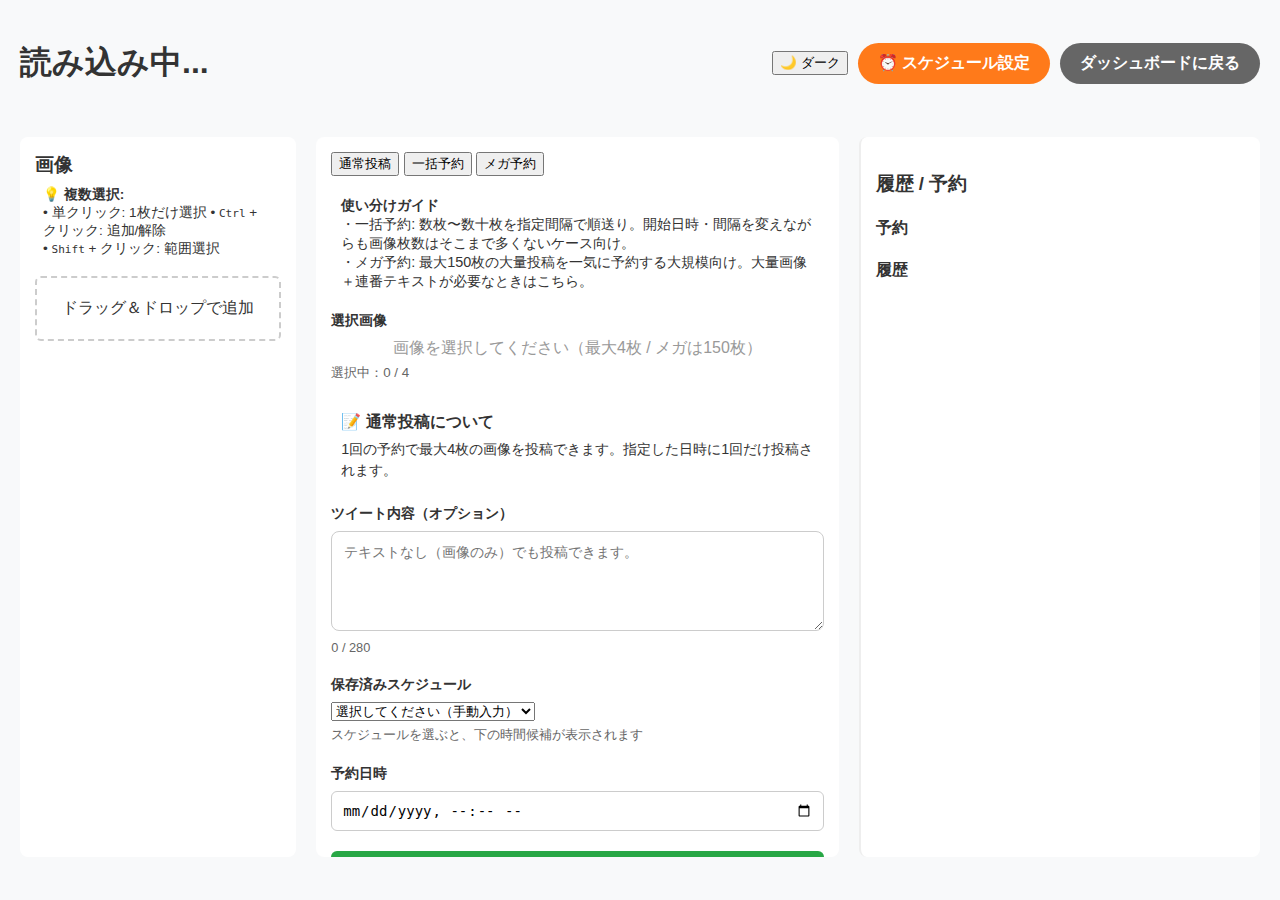
<file: static/account_detail.html>
<!DOCTYPE html>
<html lang="ja">
<head>
    <meta charset="UTF-8">
    <title>投稿管理 - X Manager</title>
    <link rel="stylesheet" href="style.css?v=12">
</head>
<body>
    <div class="container">
        <header>
            <h1 id="account-name">読み込み中...</h1>
            <div style="display:flex; gap:10px; align-items:center;">
                <button id="themeToggle" class="btn-ghost" type="button">🌙 ダーク</button>
                <a id="scheduleLink" href="#" class="btn-add" style="background:#ff7a1a;">⏰ スケジュール設定</a>
                <a href="index.html" class="btn-add" style="background:#666;">ダッシュボードに戻る</a>
            </div>
        </header>

        <div class="container-3col">
            <aside class="column images-col">
                <div style="display:flex; align-items:center; justify-content:space-between; gap:10px;">
                    <h3 style="margin:0;">画像</h3>
                </div>
                <div style="background:var(--tab-bg); border:1px solid var(--border); border-radius:8px; padding:8px; margin-bottom:10px; font-size:0.85em;">
                    <strong>💡 複数選択:</strong><br>
                    • 単クリック: 1枚だけ選択
                    • <kbd>Ctrl</kbd> + クリック: 追加/解除<br>
                    • <kbd>Shift</kbd> + クリック: 範囲選択<br>
                </div>
                <div id="drop-zone">ドラッグ＆ドロップで追加</div>
                <div id="image-gallery" class="gallery"></div>
            </aside>

            <main class="column form-col">
                <div class="tab-nav">
                    <button class="tab-btn active" data-tab="single" onclick="switchFormTab('single')">通常投稿</button>
                    <button class="tab-btn" data-tab="bulk" onclick="switchFormTab('bulk')">一括予約</button>
                    <button class="tab-btn" data-tab="mega" onclick="switchFormTab('mega')">メガ予約</button>
                </div>
                <div style="background:var(--tab-bg); border:1px solid var(--border); border-radius:8px; padding:10px; margin:10px 0; font-size:0.9em; color:var(--text);">
                    <strong>使い分けガイド</strong><br>
                    ・一括予約: 数枚〜数十枚を指定間隔で順送り。開始日時・間隔を変えながらも画像枚数はそこまで多くないケース向け。<br>
                    ・メガ予約: 最大150枚の大量投稿を一気に予約する大規模向け。大量画像＋連番テキストが必要なときはこちら。
                </div>

                <div class="form-group">
                    <label>選択画像</label>
                    <div id="selected-image-preview" class="image-preview-multi">
                        <p style="color:#999; margin:0; text-align:center;">画像を選択してください（最大4枚 / メガは150枚）</p>
                    </div>
                    <small style="color:#666; display:block; margin-top:5px;" id="image-count">選択中：0 / 4</small>
                </div>

                <div id="tab-single" class="tab-panel active">
                    <div style="background:var(--tab-bg); border:1px solid var(--border); border-radius:8px; padding:10px; margin-bottom:12px;">
                        <strong>📝 通常投稿について</strong>
                        <p style="margin:6px 0 0 0; font-size:0.9em; line-height:1.5;">1回の予約で最大4枚の画像を投稿できます。指定した日時に1回だけ投稿されます。</p>
                    </div>
                    <form id="tweetForm">
                        <div class="form-group">
                            <label for="content">ツイート内容（オプション）</label>
                            <textarea id="content" placeholder="テキストなし（画像のみ）でも投稿できます。"></textarea>
                            <small id="char-count">0 / 280</small>
                        </div>

                        <div class="card-section">
                            <div class="form-group">
                                <label for="schedule_select_single">保存済みスケジュール</label>
                                <select id="schedule_select_single" onchange="onScheduleSelected('single')">
                                    <option value="">選択してください（手動入力）</option>
                                </select>
                                <small style="color:#666; display:block; margin-top:5px;">スケジュールを選ぶと、下の時間候補が表示されます</small>
                            </div>
                            
                            <div class="form-group" id="schedule_hours_single" style="display:none;">
                                <label>スケジュール時間候補</label>
                                <div style="display:flex; flex-wrap:wrap; gap:8px;">
                                    <!-- チェックボックスが動的に生成されます -->
                                </div>
                            </div>

                            <div class="form-group">
                                <label for="scheduled_at">予約日時</label>
                                <input type="datetime-local" id="scheduled_at" required>
                            </div>
                        </div>

                        <button type="submit" class="btn-save">予約する</button>
                    </form>
                </div>

                <div id="tab-bulk" class="tab-panel" style="display:none;">
                    <div style="background:var(--tab-bg); border:1px solid var(--border); border-radius:8px; padding:10px; margin-bottom:12px;">
                        <strong>📦 一括予約について</strong>
                        <p style="margin:6px 0 0 0; font-size:0.9em; line-height:1.5;">選択した画像を1枚ずつ、指定した間隔で順次投稿します。画像ごとに異なるテキストを設定可能。</p>
                    </div>
                    <form id="bulkTweetForm">
                        <div class="card-section">
                            <div class="form-group">
                                <label for="schedule_select_bulk">保存済みスケジュール</label>
                                <select id="schedule_select_bulk" onchange="onScheduleSelected('bulk')">
                                    <option value="">選択してください（手動入力）</option>
                                </select>
                                <small style="color:#666; display:block; margin-top:5px;">スケジュールを選ぶと、開始日時を簡単に設定できます</small>
                            </div>
                            
                            <div class="form-group" id="schedule_hours_bulk" style="display:none;">
                                <label>スケジュール時間候補</label>
                                <div style="display:flex; flex-wrap:wrap; gap:8px;">
                                    <!-- チェックボックスが動的に生成されます -->
                                </div>
                            </div>

                            <div class="form-group">
                                <label for="bulk_start_time">開始日時</label>
                                <input type="datetime-local" id="bulk_start_time" required>
                                <small style="color:#666; display:block; margin-top:5px;">📅 最初の投稿をいつにするか設定してください</small>
                            </div>

                            <div class="form-group">
                                <label for="bulk_interval">間隔</label>
                                <select id="bulk_interval" required>
                                    <option value="">選択してください</option>
                                    <option value="1">1時間ごと</option>
                                    <option value="3">3時間ごと</option>
                                    <option value="12">12時間ごと</option>
                                    <option value="24">1日ごと</option>
                                </select>
                                <div style="margin-top:6px;">
                                    <label for="bulk_interval_custom" style="font-size:0.9em; color:var(--text);">カスタム間隔（分単位）</label>
                                    <input type="number" id="bulk_interval_custom" min="1" step="1" placeholder="例: 30" style="width:120px; margin-left:8px;">
                                </div>
                                <small style="color:#666; display:block; margin-top:5px;">⏱️ プルダウンまたはカスタム間隔（分）を指定できます。カスタムが優先されます。</small>
                            </div>
                        </div>

                        <div class="card-section">
                            <div class="form-group">
                                <label for="bulk_text_mode">テキスト設定</label>
                                <select id="bulk_text_mode" onchange="updateBulkTextPreview()" required>
                                    <option value="">選択してください</option>
                                    <option value="fixed">固定テキスト（全部同じ）</option>
                                    <option value="number">カスタムテキスト</option>
                                    <option value="filename">ファイル名を使用</option>
                                    <option value="csv">CSVファイルから読み込む</option>
                                </select>
                                <small style="color:#666; display:block; margin-top:5px;">📝 各投稿のテキスト内容をどのように変えるか選択</small>
                            </div>

                            <div class="form-group" id="bulk_text_input_group" style="display: none;">
                                <label for="bulk_text">テキスト</label>
                                <textarea id="bulk_text" placeholder="全ツイート共通のテキストを入力&#10;（連番モードでは先頭に追加されます）"></textarea>
                                <small id="bulk_text_preview" style="color:#666; margin-top:5px;"></small>
                                
                                <div style="margin-top: 12px; padding: 8px; background: var(--tab-bg); border-radius: 6px;">
                                    <label style="display: flex; align-items: center; gap: 8px; cursor: pointer; font-weight: normal;">
                                        <input type="checkbox" id="bulk_number_toggle" style="cursor: pointer;" onchange="updateBulkPreview()">
                                        <span>連番を付ける (1/N)</span>
                                    </label>
                                </div>
                            </div>

                            <div class="form-group" id="bulk_csv_input_group" style="display: none;">
                                <label for="bulk_csv_file">CSVファイル</label>
                                <input type="file" id="bulk_csv_file" accept=".csv" onchange="handleCSVUpload(event)">
                                <small style="color:#666; display:block; margin-top:5px;">
                                    📄 1行1ツイートとして読み込みます。画像の枚数と行数を合わせてください。
                                    <br>➡️ ここにCSVをドラッグ＆ドロップしても読み込みできます。
                                </small>
                                
                                <details style="margin-top:10px; padding:8px; background:var(--tab-bg); border:1px solid var(--border); border-radius:6px;">
                                    <summary style="cursor:pointer; font-weight:600; color:var(--text);">💡 CSVテンプレート例</summary>
                                    <div style="margin-top:8px;">
                                        <p style="margin:4px 0; font-size:0.9em; color:var(--muted);">以下のように1行1ツイートで記述してください（UTF-8で保存）：</p>
                                        <pre style="background:var(--card); border:1px solid var(--border); padding:10px; border-radius:4px; overflow-x:auto; font-size:0.85em; margin:8px 0;"><code>今日はいい天気ですね☀️
明日は雨が降るかもしれません☔
週末は晴れるといいな🌈
来週から暑くなりそうです🌞</code></pre>
                                        <p style="margin:4px 0; font-size:0.85em; color:var(--muted);">
                                            ✅ 各行がそのまま各画像のツイート本文になります<br>
                                            ✅ 絵文字やハッシュタグも使用できます<br>
                                            ✅ 改行したい場合は行中に <code>\n</code> を入れてください（読み込み時に実際の改行になります）<br>
                                            ⚠️ 画像の枚数と行数を必ず合わせてください<br>
                                            ℹ️ 一括予約は数枚〜数十枚、メガ予約は大量（最大150枚）向けです
                                        </p>
                                    </div>
                                </details>
                                
                                <div id="csv_preview" style="margin-top:8px; padding:8px; background:var(--card); border:1px solid var(--border); border-radius:6px; display:none; max-height:150px; overflow-y:auto;">
                                    <strong>読み込み内容:</strong>
                                    <div id="csv_content" style="margin-top:4px; font-size:0.9em; color:var(--muted);"></div>
                                </div>
                            </div>
                        </div>

                        <button type="submit" class="btn-save">一括予約する（<span id="bulk_tweet_count">0</span>件）</button>
                    </form>
                </div>

                <div id="tab-mega" class="tab-panel" style="display:none; margin-top:16px;">
                    <div style="background:var(--tab-bg); border:1px solid var(--border); border-radius:8px; padding:10px; margin-bottom:12px;">
                        <strong>🚀 メガ予約について</strong>
                        <p style="margin:6px 0 0 0; font-size:0.9em; line-height:1.5;">最大150枚の大量画像を1枚ずつ自動予約します。開始日時と間隔を指定するだけで、連番付きで順次投稿予約されます。</p>
                    </div>
                    <h3 style="margin-top:0;">メガ予約モード（大量画像）</h3>
                    <p style="color:#666;">最大150枚を1枚ずつ順次送信します。</p>
                    <div class="form-group">
                        <label for="schedule_select_mega">保存済みスケジュール</label>
                        <select id="schedule_select_mega" onchange="onScheduleSelected('mega')">
                            <option value="">選択してください（手動入力）</option>
                        </select>
                        <small style="color:#666; display:block; margin-top:5px;">スケジュールを選ぶと、開始日時を簡単に設定できます</small>
                    </div>
                    
                    <div class="form-group" id="schedule_hours_mega" style="display:none;">
                        <label>スケジュール時間候補</label>
                        <div style="display:flex; flex-wrap:wrap; gap:8px;">
                            <!-- チェックボックスが動的に生成されます -->
                        </div>
                    </div>

                    <div class="form-group">
                        <label for="mega_start_time">開始日時</label>
                        <input type="datetime-local" id="mega_start_time">
                    </div>
                    <div class="form-group">
                        <label for="mega_interval">投稿間隔</label>
                        <select id="mega_interval">
                            <option value="">選択してください</option>
                            <option value="1">1時間</option>
                            <option value="2">2時間</option>
                            <option value="3">3時間</option>
                            <option value="6">6時間</option>
                            <option value="12">12時間</option>
                            <option value="24">1日</option>
                        </select>
                        <div style="margin-top:6px;">
                            <label for="mega_interval_custom" style="font-size:0.9em; color:var(--text);">カスタム間隔（分単位）</label>
                            <input type="number" id="mega_interval_custom" min="1" step="1" placeholder="例: 45" style="width:120px; margin-left:8px;">
                        </div>
                        <small style="color:#666; display:block; margin-top:5px;">⏱️ プルダウンまたはカスタム間隔（分）を指定できます。カスタムが優先されます。</small>
                    </div>
                    <div class="form-group">
                        <label>テキストソース</label>
                        <div style="display:flex; gap:12px; align-items:center; margin-bottom:8px;">
                            <label style="display:flex; align-items:center; gap:6px;">
                                <input type="radio" name="mega_text_source" value="input" checked> 入力フィールドを使う
                            </label>
                            <label style="display:flex; align-items:center; gap:6px;">
                                <input type="radio" name="mega_text_source" value="csv"> CSVから読み込む
                            </label>
                        </div>
                        <div id="mega_text_input_group">
                            <input type="text" id="mega_text" placeholder="例: Day">
                            <small style="color:#666;">チェックを入れると連番が (1/N) 形式で付きます。</small>
                            
                            <div style="margin-top: 12px; padding: 8px; background: var(--tab-bg); border-radius: 6px;">
                                <label style="display: flex; align-items: center; gap: 8px; cursor: pointer; font-weight: normal;">
                                    <input type="checkbox" id="mega_number_toggle" style="cursor: pointer;" onchange="updateSingleCardPreview()">
                                    <span>連番を付ける (1/N)</span>
                                </label>
                            </div>
                        </div>
                        <div class="form-group" id="mega_csv_input_group" style="display:none; margin-top:10px; border:1px dashed var(--border); padding:10px; border-radius:8px;">
                            <label for="mega_csv_file">CSVファイル（メガ予約用）</label>
                            <input type="file" id="mega_csv_file" accept=".csv" onchange="handleMegaCSVUpload(event)">
                            <small style="color:#666; display:block; margin-top:5px;">
                                📄 1行1ツイートとして読み込みます。<br>
                                ➡️ ここにCSVをドラッグ＆ドロップしても読み込みできます。<br>
                                ✅ 改行したい場合は行中に <code>\n</code> を入れてください（実際の改行に変換されます）。
                            </small>
                            <div id="mega_csv_preview" style="margin-top:8px; padding:8px; background:var(--card); border:1px solid var(--border); border-radius:6px; display:none; max-height:150px; overflow-y:auto;">
                                <strong>読み込み内容:</strong>
                                <div id="mega_csv_content" style="margin-top:4px; font-size:0.9em; color:var(--muted);"></div>
                            </div>
                        </div>
                    </div>
                    <div style="margin:8px 0; font-size:0.9em; color:#333;">選択中: <span id="mega-image-count">0 / 150</span></div>
                    <button type="button" id="mega_schedule_btn" class="btn-save" style="background:#ff7a1a; margin-top:4px;">メガ予約を実行</button>
                    <div id="mega-progress" style="margin-top:10px;">
                        <div style="display:flex; justify-content:space-between; font-size:0.85em; color:#666;">
                            <span id="mega-progress-text">未開始</span>
                            <span id="mega-progress-status"></span>
                        </div>
                        <div style="position:relative; background:#eee; border-radius:4px; height:8px; overflow:hidden; margin-top:6px;">
                            <div id="mega-progress-bar" style="position:absolute; left:0; top:0; height:100%; width:0; background:#1da1f2; transition:width 0.2s ease;"></div>
                        </div>
                    </div>
                    <small style="color:#777; display:block; margin-top:8px;">1枚ずつ順次予約します。画面を閉じずにお待ちください。</small>
                </div>

                <section class="card-preview-section" style="margin-top:18px;">
                    <h4 id="preview-title">プレビュー</h4>
                    <div id="card-preview-list" class="card-preview-list"></div>
                </section>
            </main>

            <aside class="column history-col">
                <h3>履歴 / 予約</h3>
                <div class="history-grid">
                    <div class="history-card">
                        <h4>予約</h4>
                        <div id="scheduled-list"></div>
                    </div>
                    <div class="history-card">
                        <h4>履歴</h4>
                        <div id="posted-list"></div>
                    </div>
                </div>
            </aside>
        </div>
    </div>
    <script src="app.js?v=12"></script>
    <script>
        // このページが開かれた時に実行
        const urlParams = new URLSearchParams(window.location.search);
        const accountId = urlParams.get('account_id') || urlParams.get('id');
        if (accountId) {
            loadAccountDetail(accountId);
            // スケジュール設定リンクを有効化
            document.getElementById('scheduleLink').href = `schedule_settings.html?account_id=${accountId}`;
        }
    </script>
</body>
</html>
</file>
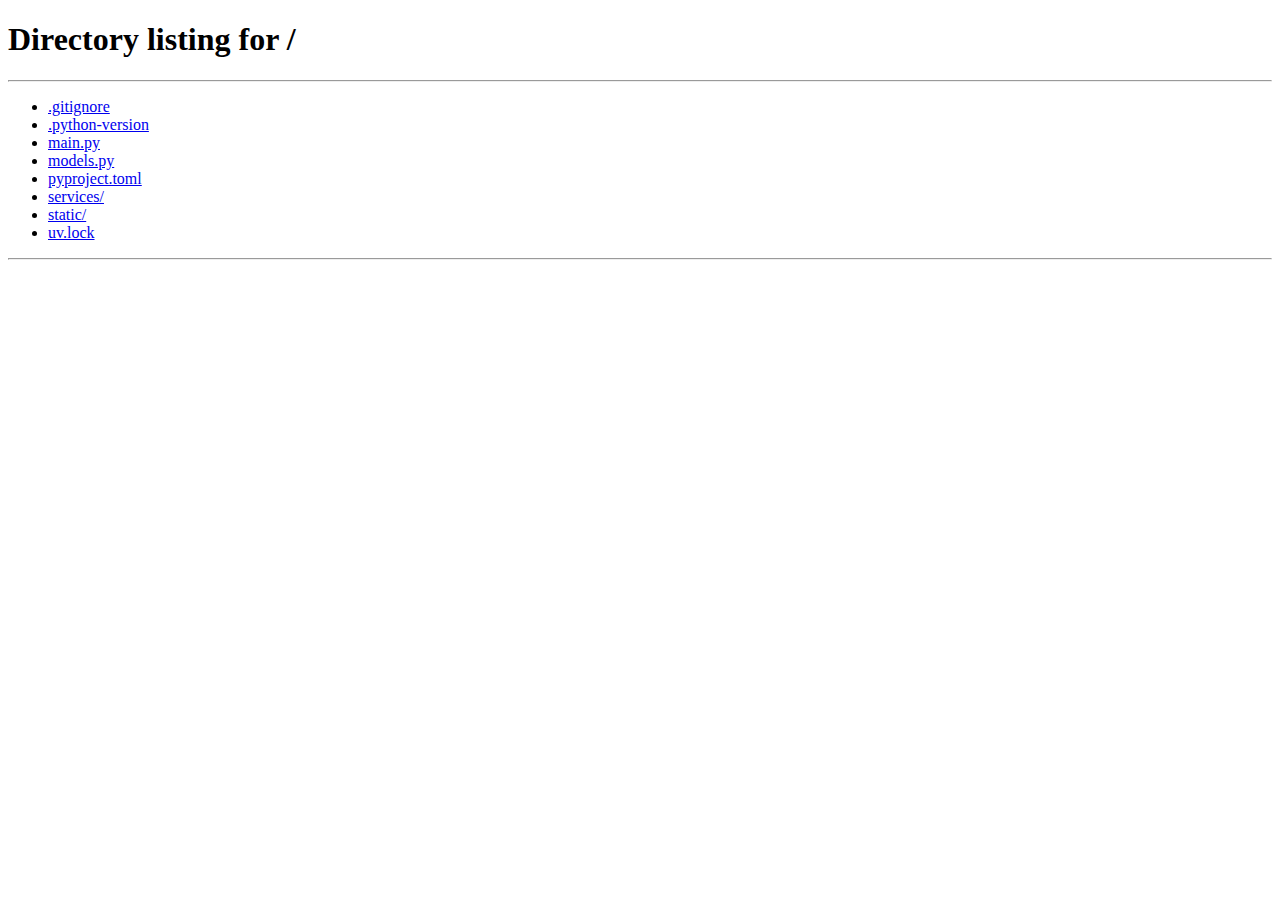
<file: static/schedule_settings.html>
<!DOCTYPE html>
<html lang="ja">

<head>
    <meta charset="UTF-8">
    <meta name="viewport" content="width=device-width, initial-scale=1.0">
    <title>スケジュール設定</title>
    <link rel="stylesheet" href="style.css">
</head>

<body>
    <div class="container">
        <h1>スケジュール設定</h1>

        <div class="back-link">
            <a href="account_detail.html" id="backToAccount">← アカウント詳細に戻る</a>
        </div>

        <!-- 新規作成フォーム -->
        <div class="form-section">
            <h2>新しいスケジュール設定を作成</h2>
            <div class="form-group">
                <label>設定名</label>
                <input type="text" id="scheduleName" placeholder="例: 平日スケジュール">
            </div>

            <div class="form-group">
                <label>投稿間隔を選択</label>
                <select id="intervalSelect" onchange="generateHours()"
                    style="padding:8px; font-size:1em; border:1px solid #ccc; border-radius:4px;">
                    <option value="">選択してください</option>
                    <option value="1">1時間ごと</option>
                    <option value="2">2時間ごと</option>
                    <option value="3">3時間ごと</option>
                    <option value="4">4時間ごと</option>
                    <option value="6">6時間ごと</option>
                    <option value="8">8時間ごと</option>
                    <option value="12">12時間ごと</option>
                    <option value="24">1日1回</option>
                </select>
            </div>

            <div class="form-group">
                <label>投稿時間を選択（複数選択可）</label>
                <div class="select-buttons" style="margin-bottom: 12px;">
                    <button type="button" onclick="selectAllHours()" class="btn-secondary" style="margin-right: 8px;">すべて選択</button>
                    <button type="button" onclick="deselectAllHours()" class="btn-secondary">すべて解除</button>
                </div>
                <div class="hours-grid" id="hoursGrid">
                    <!-- 時間チェックボックスが動的に生成されます -->
                </div>
            </div>

            <button onclick="createSchedule()" class="btn-primary">作成</button>
        </div>

        <!-- 既存のスケジュール一覧 -->
        <div class="schedules-section">
            <h2>保存済みスケジュール</h2>
            <div id="schedulesList">
                <!-- スケジュール一覧が動的に表示されます -->
            </div>
        </div>
    </div>

    <script src="schedule_settings.js"></script>
</body>

</html>
</file>
<file: static/style.css>
/* 共通設定 */
body {
    font-family: -apple-system, sans-serif;
    background: #f8f9fa;
    margin: 0;
    padding: 20px;
    color: #333;
}

.container {
    max-width: 1400px;
    margin: 0 auto;
}

/* ヘッダー */
header {
    display: flex;
    justify-content: space-between;
    align-items: center;
    margin-bottom: 30px;
}

.btn-add {
    background: #1da1f2;
    color: white;
    border: none;
    padding: 10px 20px;
    border-radius: 25px;
    cursor: pointer;
    font-weight: bold;
    text-decoration: none;
}

/* ダッシュボード（カード） */
.grid {
    display: grid;
    grid-template-columns: repeat(auto-fill, minmax(280px, 1fr));
    gap: 20px;
}

.card {
    background: white;
    border: 1px solid #ddd;
    border-radius: 12px;
    padding: 20px;
    box-shadow: 0 2px 4px rgba(0, 0, 0, 0.05);
}

.card h3 {
    margin: 0 0 15px 0;
    color: #1da1f2;
    border-bottom: 1px solid #eee;
    padding-bottom: 10px;
}

.card p {
    margin: 8px 0;
    font-size: 0.9em;
    line-height: 1.4;
}

.card .label {
    font-weight: bold;
    color: #666;
    font-size: 0.8em;
    display: block;
}

/* フォーム */
.form-group {
    margin-bottom: 20px;
}

.form-group label {
    display: block;
    font-weight: 600;
    margin-bottom: 8px;
    color: #333;
    font-size: 0.9em;
}

textarea {
    width: 100%;
    padding: 12px;
    border: 1px solid #ccc;
    border-radius: 8px;
    font-family: -apple-system, sans-serif;
    font-size: 14px;
    box-sizing: border-box;
    resize: vertical;
    min-height: 100px;
}

textarea:focus {
    outline: none;
    border-color: #1da1f2;
    box-shadow: 0 0 0 3px rgba(29, 161, 242, 0.1);
}

input[type="datetime-local"],
input[type="text"] {
    width: 100%;
    padding: 10px;
    border: 1px solid #ccc;
    border-radius: 6px;
    box-sizing: border-box;
    font-size: 14px;
}

input[type="datetime-local"]:focus,
input[type="text"]:focus {
    outline: none;
    border-color: #1da1f2;
    box-shadow: 0 0 0 3px rgba(29, 161, 242, 0.1);
}

#char-count {
    display: block;
    margin-top: 5px;
    font-size: 0.8em;
    color: #666;
}

.image-preview {
    display: flex;
    gap: 10px;
    flex-wrap: wrap;
    padding: 10px;
    background: #f9f9f9;
    border-radius: 6px;
    min-height: 50px;
    align-items: flex-start;
}

.image-preview img {
    max-width: 80px;
    max-height: 80px;
    border-radius: 4px;
    object-fit: cover;
}

.btn-save {
    width: 100%;
    background: #28a745;
    color: white;
    border: none;
    padding: 12px;
    border-radius: 6px;
    cursor: pointer;
}
.container-3col {
    display: flex;
    gap: 20px;
    height: 80vh;
}
.column {
    background: white;
    padding: 15px;
    border-radius: 8px;
    overflow-y: auto;
}
.images-col { flex: 1; }  /* 左 */
.form-col   { flex: 2; }  /* 真ん中 */
.history-col { flex: 1.5; border-left: 2px solid #eee; } /* 右 */

/* ギャラリー */
.gallery { display: grid; grid-template-columns: repeat(2, 1fr); gap: 5px; }
.gallery img { width: 100%; cursor: pointer; border-radius: 4px; }
.gallery img.selected { border: 3px solid #1da1f2; }
/* ドロップゾーン */
#drop-zone {
    border: 2px dashed #ccc;
    padding: 20px;
    text-align: center;
    cursor: pointer;
    margin-bottom: 10px;
    border-radius: 6px;
}
#drop-zone:hover {
    background: #f0f0f0;
}

/* タイムライン */
.timeline-item {
    padding: 10px;
    margin-bottom: 10px;
    border-radius: 6px;
    background: #f9f9f9;
    border-left: 3px solid #ddd;
}
.timeline-item.posted {
    border-left-color: #28a745;
}
.timeline-item.scheduled {
    border-left-color: #ffc107;
}
.status-badge {
    display: inline-block;
    font-size: 12px;
    margin-right: 5px;
}
.timeline-item p {
    margin: 5px 0;
}
.timeline-item small {
    color: #666;
    font-size: 0.8em;
}
</file>
